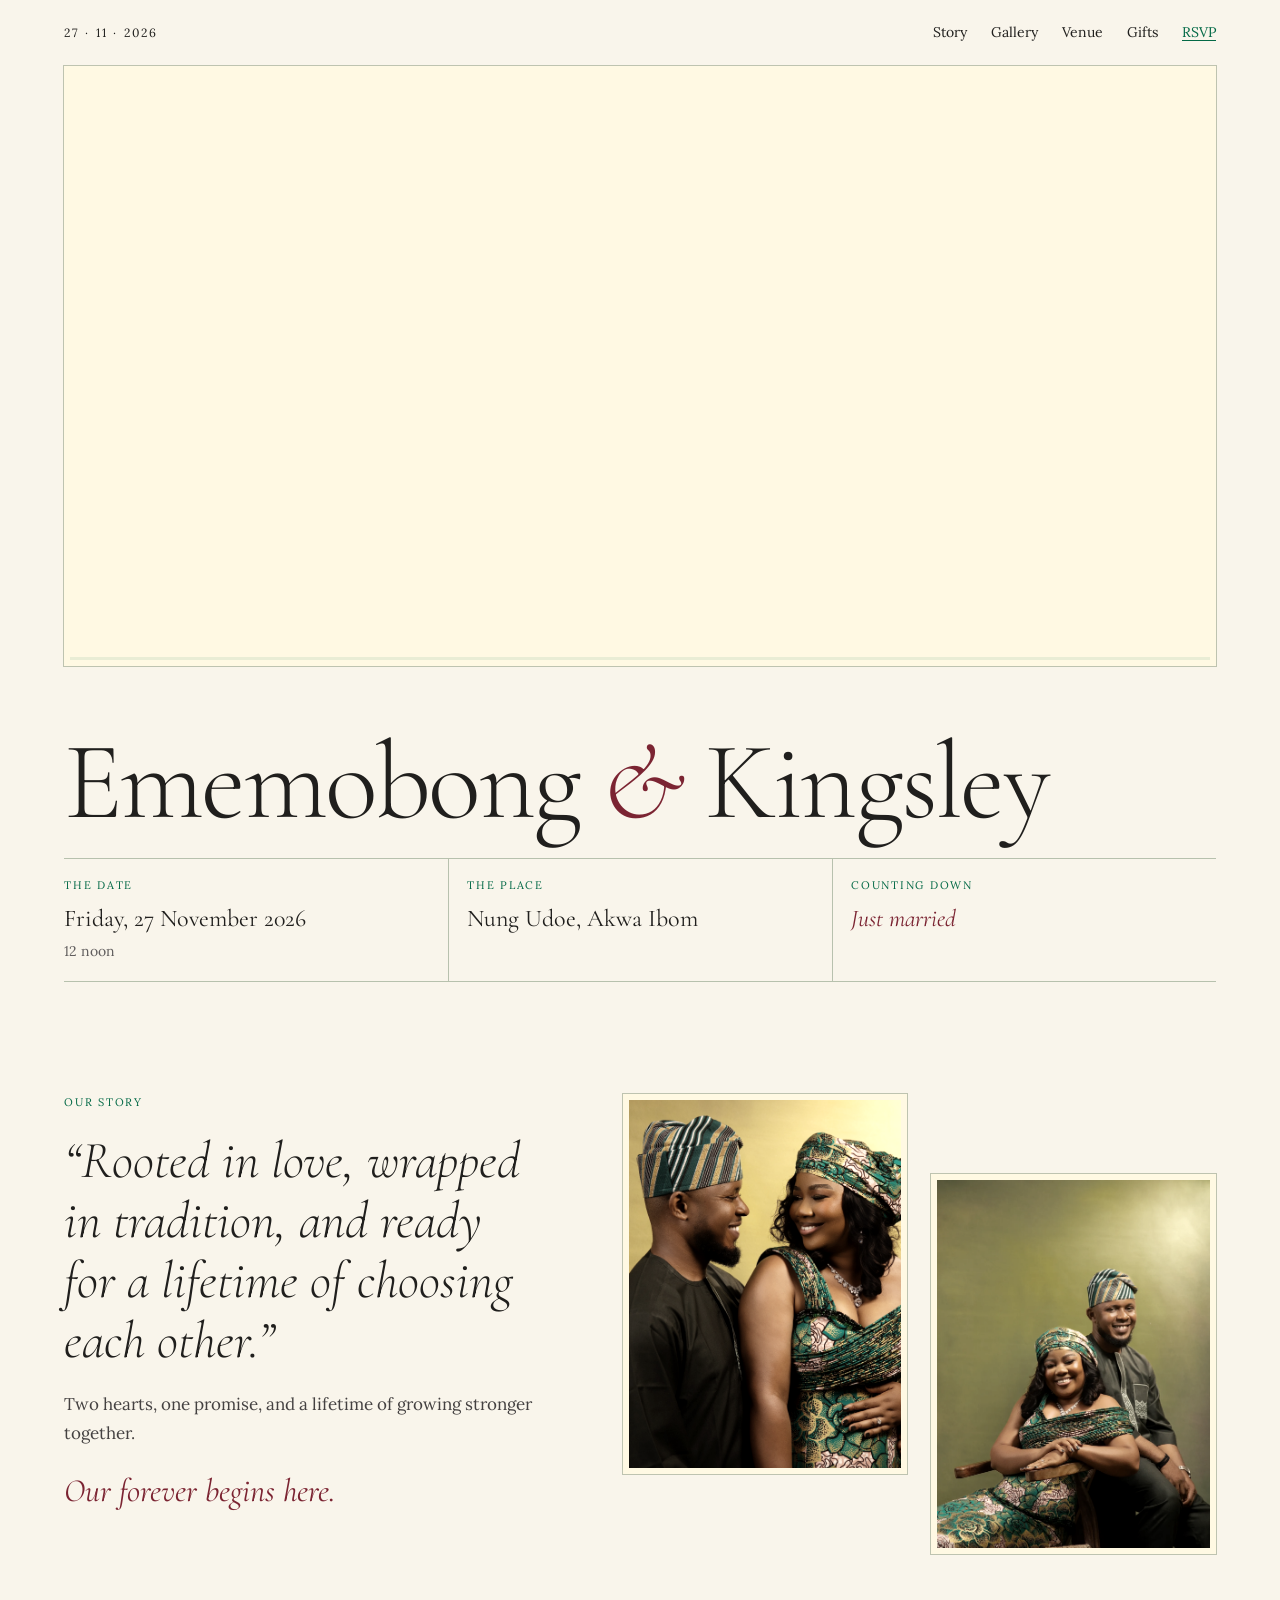
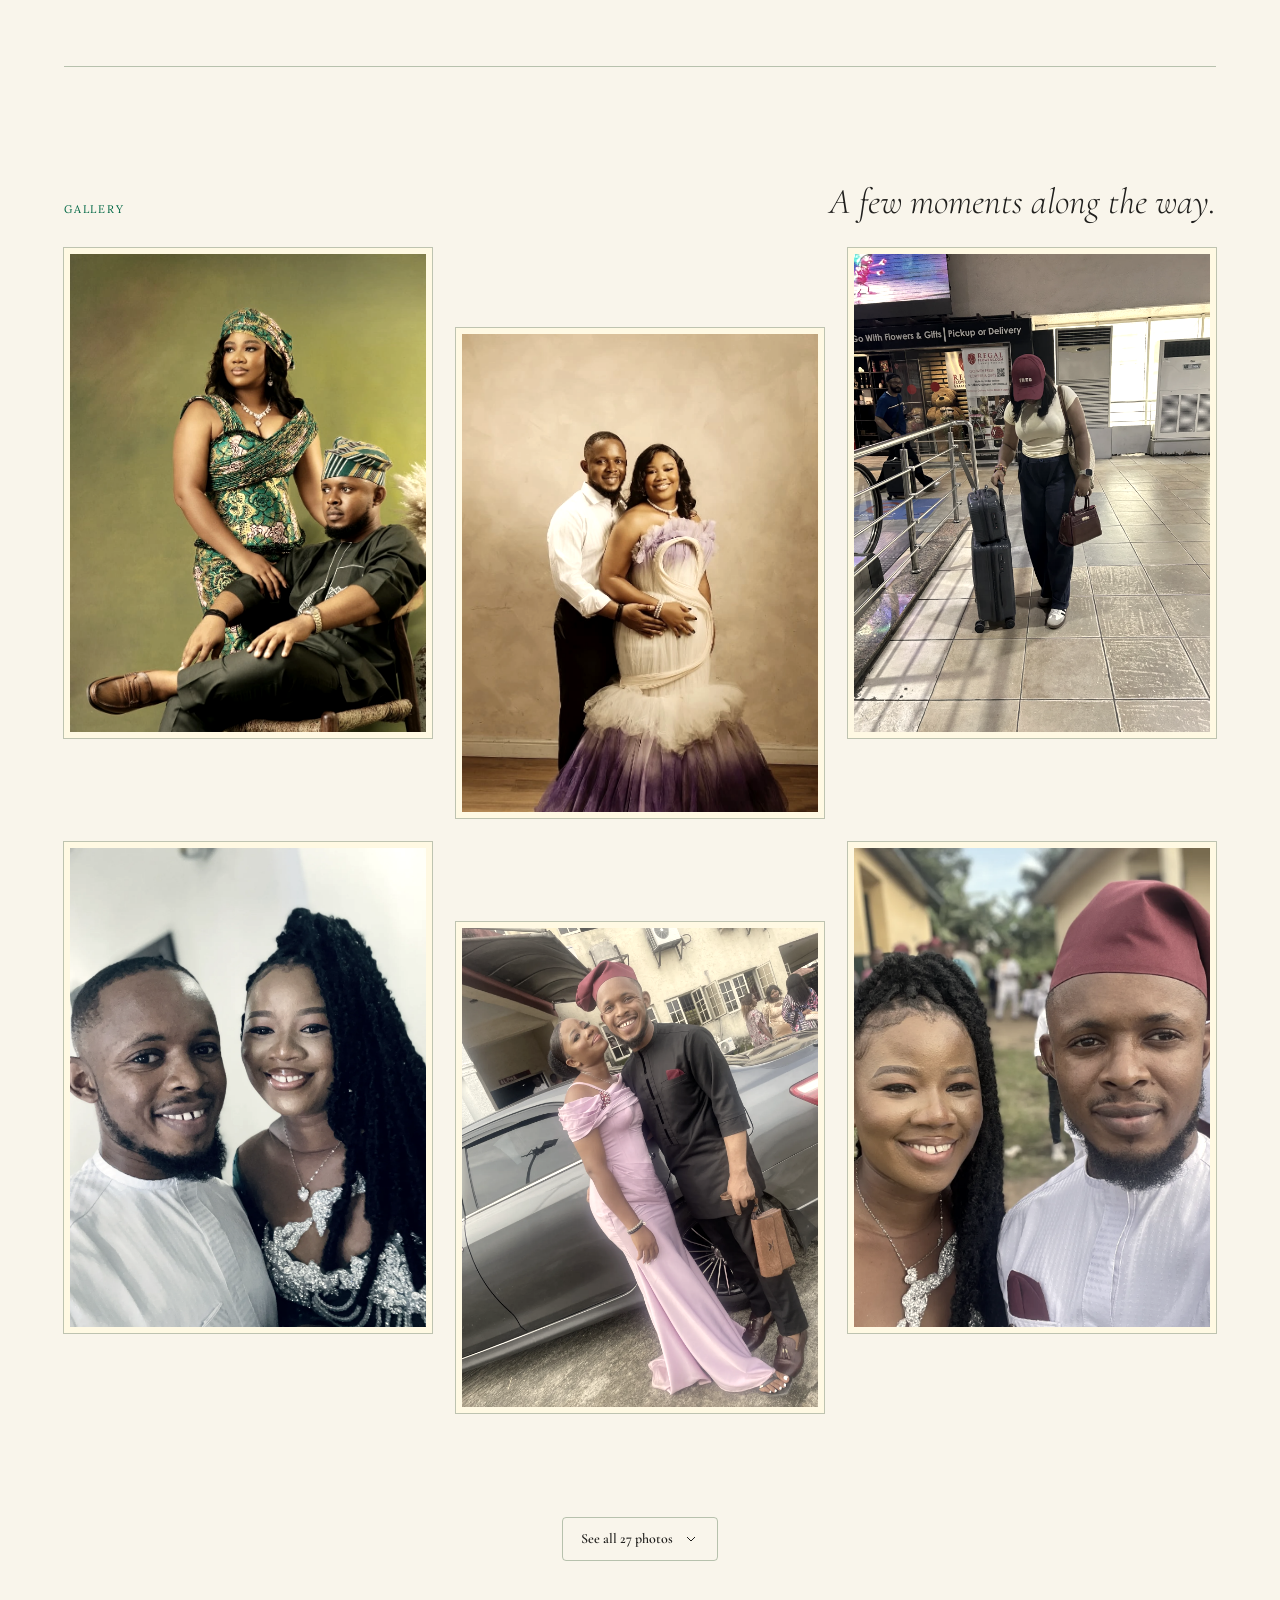
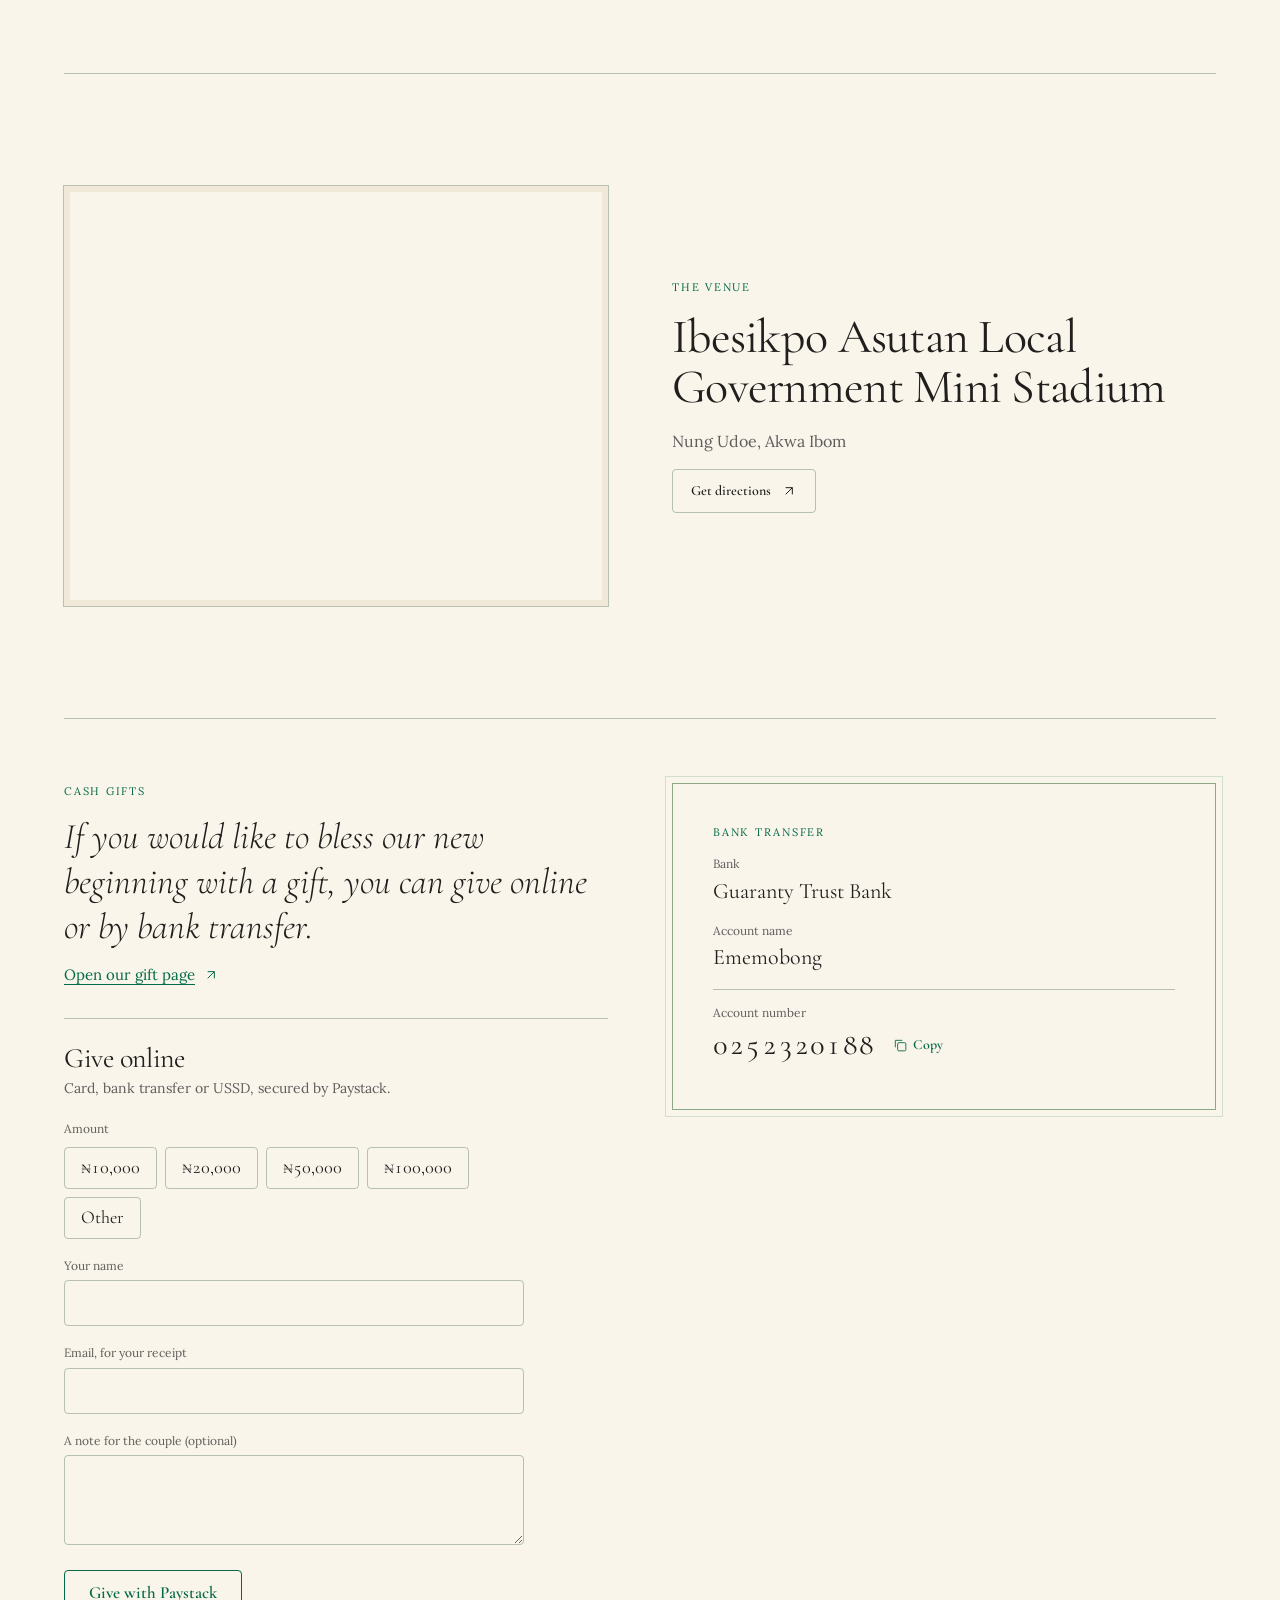
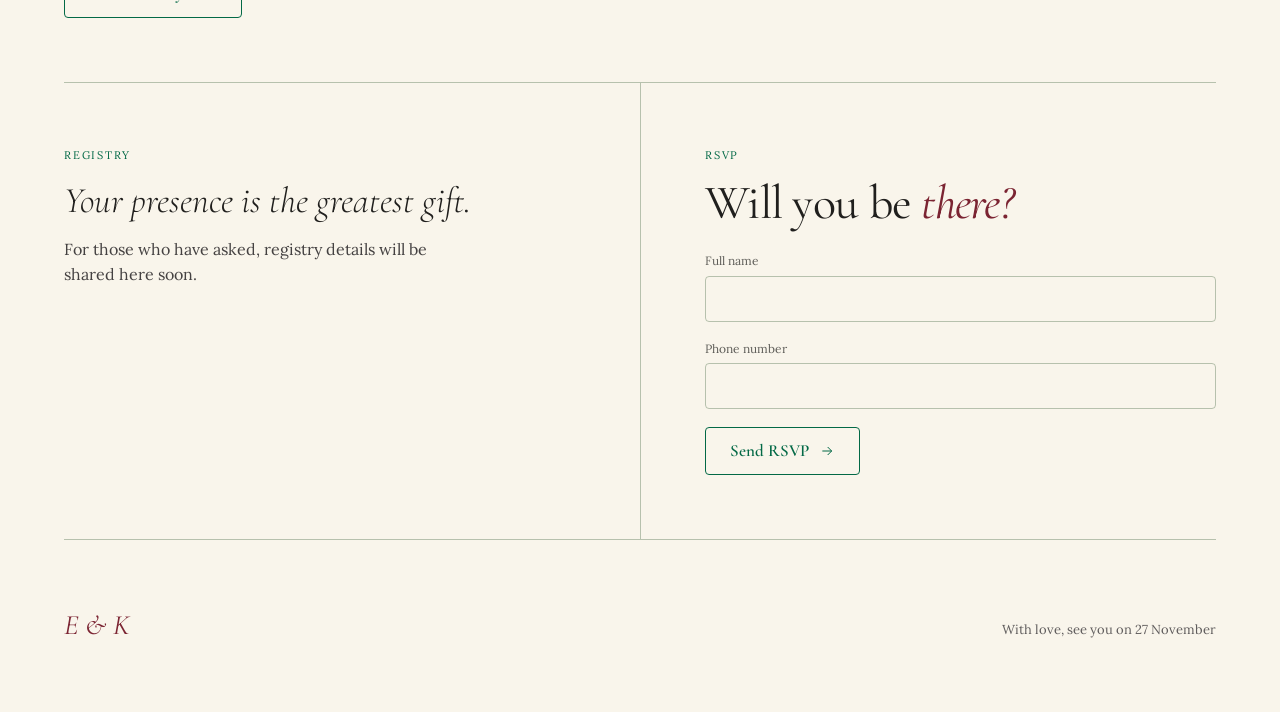
<file: index.html>
<!doctype html>
<html lang="en">
  <head>
    <meta charset="utf-8" />
    <meta name="viewport" content="width=device-width, initial-scale=1" />
    <title>Ememobong &amp; Kingsley · 27 November 2026</title>
    <meta
      name="description"
      content="Ememobong and Kingsley are getting married on Friday, 27 November 2026 in Nung Udoe, Akwa Ibom. Find the venue, gift details and RSVP here."
    />
    <meta property="og:title" content="Ememobong &amp; Kingsley" />
    <meta
      property="og:description"
      content="Friday, 27 November 2026 · Nung Udoe, Akwa Ibom"
    />
    <link rel="canonical" href="https://ememobong-kingsley.vercel.app/" />
    <meta property="og:type" content="website" />
    <meta property="og:url" content="https://ememobong-kingsley.vercel.app/" />
    <meta property="og:image" content="https://ememobong-kingsley.vercel.app/assets/og.jpg" />
    <meta property="og:image:width" content="1200" />
    <meta property="og:image:height" content="630" />
    <meta name="twitter:card" content="summary_large_image" />
    <link rel="preconnect" href="https://fonts.googleapis.com" />
    <link rel="preconnect" href="https://fonts.gstatic.com" crossorigin />
    <link
      rel="stylesheet"
      href="https://fonts.googleapis.com/css2?family=Cormorant+Garamond:ital,wght@0,300;0,400;0,600;1,300;1,400;1,500&family=Lora:wght@400;600&display=swap"
    />
    <link rel="stylesheet" href="css/classical.css" />
    <link rel="stylesheet" href="css/site.css" />
    <script src="js/site.js" defer></script>
  </head>
  <body>
    <nav class="nav" aria-label="Main">
      <div class="nav-date">27 · 11 · 2026</div>
      <div class="nav-links">
        <a href="#story">Story</a>
        <a href="#gallery">Gallery</a>
        <a href="#venue">Venue</a>
        <a href="give.html">Gifts</a>
        <a href="#rsvp" class="nav-rsvp">RSVP</a>
      </div>
    </nav>

    <div class="banner-wrap">
      <div class="plate banner">
        <div class="reel" aria-hidden="true">
          <img
            src="assets/img-4.webp"
            alt=""
            style="object-position: center 38%"
          />
          <img
            src="assets/ek-3.jpg"
            alt=""
            style="object-position: center 35%"
          />
          <img
            src="assets/ek-1.jpg"
            alt=""
            style="object-position: center 32%"
          />
          <img
            src="assets/ek-2.jpg"
            alt=""
            style="object-position: center 30%"
          />
          <div class="reel-bar"><div></div></div>
        </div>
      </div>
    </div>

    <header class="hero">
      <h1>Ememobong <em class="amp">&amp;</em> Kingsley</h1>
      <div class="facts">
        <div class="fact">
          <div class="kicker">The date</div>
          <div class="fact-value">Friday, 27 November 2026</div>
          <div class="fact-sub muted">12 noon</div>
        </div>
        <div class="fact">
          <div class="kicker">The place</div>
          <div class="fact-value">Nung Udoe, Akwa Ibom</div>
        </div>
        <div class="fact">
          <div class="kicker">Counting down</div>
          <div class="fact-value burgundy" data-countdown>Coming soon</div>
        </div>
      </div>
    </header>

    <main>
      <section id="story" class="story">
        <div class="story-text">
          <div class="kicker">Our story</div>
          <p class="story-quote">
            “Rooted in love, wrapped in tradition, and ready for a lifetime of
            choosing each other.”
          </p>
          <p class="story-body">
            Two hearts, one promise, and a lifetime of growing stronger together.
          </p>
          <p class="story-close">Our forever begins here.</p>
        </div>
        <div class="story-photos">
          <img
            src="assets/ek-2.jpg"
            alt="Ememobong and Kingsley"
            class="plate"
            loading="lazy"
          />
          <img
            src="assets/img-4.webp"
            alt="Ememobong seated with Kingsley leaning in beside her"
            class="plate"
            loading="lazy"
          />
        </div>
      </section>

      <!--
        Gallery. To add a photo: put it in assets/ (ideally resized to ~1800px on
        the long side) and copy one <a> line below, changing the file name and alt text.
      -->
      <section id="gallery" class="gallery">
        <div class="gallery-head">
          <div class="kicker">Gallery</div>
          <p class="lead">A few moments along the way.</p>
        </div>
        <div class="gallery-grid" data-gallery>
          <a href="assets/img-1.webp" class="gallery-item"><img src="assets/img-1.webp" alt="Ememobong standing beside Kingsley, who sits on a wooden chair" loading="lazy" class="plate" style="object-position:center 30%" /></a>
          <a href="assets/img-5.webp" class="gallery-item"><img src="assets/img-5.webp" alt="Ememobong smiling over Kingsley's shoulder in an embrace" loading="lazy" class="plate" style="object-position:center 40%" /></a>
          <a href="assets/img-2.webp" class="gallery-item"><img src="assets/img-2.webp" alt="Ememobong with her arms around Kingsley, both smiling" loading="lazy" class="plate" style="object-position:center 25%" /></a>
          <a href="assets/img-6.webp" class="gallery-item"><img src="assets/img-6.webp" alt="Ememobong and Kingsley leaning in close, smiling" loading="lazy" class="plate" style="object-position:center 30%" /></a>
          <a href="assets/img-4.webp" class="gallery-item"><img src="assets/img-4.webp" alt="Ememobong seated with Kingsley leaning in beside her" loading="lazy" class="plate" style="object-position:center 40%" /></a>
          <a href="assets/img-3.webp" class="gallery-item"><img src="assets/img-3.webp" alt="Kingsley holding Ememobong in her white and lilac gown" loading="lazy" class="plate" style="object-position:center 40%" /></a>
          <a href="assets/img-12.webp" class="gallery-item"><img src="assets/img-12.webp" alt="Ememobong and Kingsley side by side, her in the white and lilac gown" loading="lazy" class="plate" style="object-position:center 25%" /></a>
          <a href="assets/img-9.webp" class="gallery-item"><img src="assets/img-9.webp" alt="Kingsley and Ememobong taking a selfie outdoors" loading="lazy" class="plate" style="object-position:center 40%" /></a>
          <a href="assets/img-11.webp" class="gallery-item"><img src="assets/img-11.webp" alt="Kingsley in a white shirt, standing against a studio backdrop" loading="lazy" class="plate" style="object-position:center 30%" /></a>
          <a href="assets/img-14.webp" class="gallery-item"><img src="assets/img-14.webp" alt="Kingsley embracing Ememobong from behind in her white and lilac gown" loading="lazy" class="plate" style="object-position:center 45%" /></a>
          <a href="assets/img-10.webp" class="gallery-item"><img src="assets/img-10.webp" alt="Kingsley and Ememobong seated together at an event" loading="lazy" class="plate" style="object-position:45% center" /></a>
          <a href="assets/img-15.webp" class="gallery-item"><img src="assets/img-15.webp" alt="Kingsley in a purple cap, with Ememobong standing behind him" loading="lazy" class="plate" style="object-position:center 40%" /></a>
          <a href="assets/img-13.webp" class="gallery-item"><img src="assets/img-13.webp" alt="Kingsley holding Ememobong close as she smiles, her in the white and lilac gown" loading="lazy" class="plate" style="object-position:center 35%" /></a>
          <a href="assets/img-20.webp" class="gallery-item"><img src="assets/img-20.webp" alt="Posing together beside a car, her in a lilac gown" loading="lazy" class="plate" style="object-position:center 30%" /></a>
          <a href="assets/img-16.webp" class="gallery-item"><img src="assets/img-16.webp" alt="An indoor selfie together" loading="lazy" class="plate" style="object-position:center 35%" /></a>
          <a href="assets/img-23.webp" class="gallery-item"><img src="assets/img-23.webp" alt="Standing together outside a house, her in green lace and him in white" loading="lazy" class="plate" style="object-position:center 40%" /></a>
          <a href="assets/img-17.webp" class="gallery-item"><img src="assets/img-17.webp" alt="A selfie together under red and green lights" loading="lazy" class="plate" style="object-position:center 50%" /></a>
          <a href="assets/img-21.webp" class="gallery-item"><img src="assets/img-21.webp" alt="A selfie together at an outdoor gathering" loading="lazy" class="plate" style="object-position:55% center" /></a>
          <a href="assets/img-24.webp" class="gallery-item"><img src="assets/img-24.webp" alt="Smiling together at an evening event" loading="lazy" class="plate" style="object-position:center 40%" /></a>
          <a href="assets/img-19.webp" class="gallery-item"><img src="assets/img-19.webp" alt="Celebrating with a gift box under neon lights" loading="lazy" class="plate" style="object-position:center 50%" /></a>
          <a href="assets/img-25.webp" class="gallery-item"><img src="assets/img-25.webp" alt="A mirror photo in a green lace gown, with him in white behind her" loading="lazy" class="plate" style="object-position:center 50%" /></a>
          <a href="assets/img-28.webp" class="gallery-item"><img src="assets/img-28.webp" alt="A selfie together on the street" loading="lazy" class="plate" style="object-position:center 35%" /></a>
          <a href="assets/img-26.webp" class="gallery-item"><img src="assets/img-26.webp" alt="Standing together in front of a welcome backdrop at an event" loading="lazy" class="plate" style="object-position:center 40%" /></a>
          <a href="assets/img-30.webp" class="gallery-item"><img src="assets/img-30.webp" alt="A selfie on the airport tarmac at night, with her walking behind with a suitcase" loading="lazy" class="plate" style="object-position:center 45%" /></a>
          <a href="assets/img-29.webp" class="gallery-item"><img src="assets/img-29.webp" alt="A selfie together at an evening outing" loading="lazy" class="plate" style="object-position:center 35%" /></a>
          <a href="assets/img-31.webp" class="gallery-item"><img src="assets/img-31.webp" alt="Walking through an airport terminal with a suitcase" loading="lazy" class="plate" style="object-position:center 45%" /></a>
          <a href="assets/img-27.webp" class="gallery-item"><img src="assets/img-27.webp" alt="Smiling together in front of a welcome backdrop" loading="lazy" class="plate" style="object-position:center 40%" /></a>
        </div>
        <div class="gallery-more" data-gallery-more hidden>
          <button type="button" class="btn btn-secondary btn-md" data-gallery-toggle aria-expanded="false">
            <span data-gallery-toggle-label>See all photos</span>
            <svg width="16" height="16" viewBox="0 0 24 24" fill="none" stroke="currentColor" stroke-width="1.5" aria-hidden="true"><path d="M6 9l6 6 6-6" /></svg>
          </button>
        </div>
      </section>

      <dialog class="lightbox" data-lightbox aria-label="Photo viewer">
        <figure class="lightbox-figure">
          <img data-lightbox-img alt="" />
        </figure>
        <div class="lightbox-bar">
          <span class="lightbox-count" data-lightbox-count></span>
          <div class="lightbox-actions">
            <button type="button" class="lightbox-btn" data-lightbox-prev aria-label="Previous photo">
              <svg width="20" height="20" viewBox="0 0 24 24" fill="none" stroke="currentColor" stroke-width="1.5" aria-hidden="true"><path d="M19 12H5M11 6l-6 6 6 6"/></svg>
            </button>
            <button type="button" class="lightbox-btn" data-lightbox-next aria-label="Next photo">
              <svg width="20" height="20" viewBox="0 0 24 24" fill="none" stroke="currentColor" stroke-width="1.5" aria-hidden="true"><path d="M5 12h14M13 6l6 6-6 6"/></svg>
            </button>
            <button type="button" class="lightbox-btn" data-lightbox-close aria-label="Close" autofocus>
              <svg width="20" height="20" viewBox="0 0 24 24" fill="none" stroke="currentColor" stroke-width="1.5" aria-hidden="true"><path d="M6 6l12 12M18 6 6 18"/></svg>
            </button>
          </div>
        </div>
      </dialog>

      <section id="venue" class="ruled venue">
        <div class="plate map">
          <iframe
            title="Map to Ibesikpo Asutan Local Government Mini Stadium"
            src="https://maps.google.com/maps?q=Ibesikpo%20Asutan%20Local%20Government%20Mini%20Stadium%2C%20Nung%20Udoe%2C%20Akwa%20Ibom&amp;output=embed"
            loading="lazy"
          ></iframe>
        </div>
        <div class="venue-text">
          <div class="kicker">The venue</div>
          <h2 class="section-title">
            Ibesikpo Asutan Local Government Mini Stadium
          </h2>
          <div class="muted" style="font-size: 16px">Nung Udoe, Akwa Ibom</div>
          <div>
            <a
              class="btn btn-secondary btn-md"
              target="_blank"
              rel="noopener"
              href="https://www.google.com/maps/search/?api=1&amp;query=Ibesikpo%20Asutan%20Local%20Government%20Mini%20Stadium%2C%20Nung%20Udoe%2C%20Akwa%20Ibom"
            >
              Get directions
              <svg
                width="16"
                height="16"
                viewBox="0 0 24 24"
                fill="none"
                stroke="currentColor"
                stroke-width="1.5"
                aria-hidden="true"
              >
                <path d="M7 17 17 7M7 7h10v10" />
              </svg>
            </a>
          </div>
        </div>
      </section>

      <section id="gifts" class="ruled gifts">
        <div class="gifts-intro">
          <div class="kicker">Cash gifts</div>
          <p class="lead" data-give-lead>
            If you would like to bless our new beginning with a gift, you can
            send it to the account below.
          </p>
          <a class="gift-page-link" href="give.html">
            Open our gift page
            <svg width="16" height="16" viewBox="0 0 24 24" fill="none" stroke="currentColor" stroke-width="1.5" aria-hidden="true"><path d="M7 17 17 7M7 7h10v10" /></svg>
          </a>

          <!-- Online giving with Paystack. Shown only when a public key is set in js/site.js. -->
          <div class="give" data-give hidden>
            <div data-give-form>
              <h3 class="give-title">Give online</h3>
              <p class="give-sub muted">
                Card, bank transfer or USSD, secured by Paystack.
              </p>
              <form novalidate>
                <fieldset class="amounts">
                  <legend>Amount</legend>
                  <label class="amount-opt"><input type="radio" name="preset" value="10000" /><span>₦10,000</span></label>
                  <label class="amount-opt"><input type="radio" name="preset" value="20000" /><span>₦20,000</span></label>
                  <label class="amount-opt"><input type="radio" name="preset" value="50000" /><span>₦50,000</span></label>
                  <label class="amount-opt"><input type="radio" name="preset" value="100000" /><span>₦100,000</span></label>
                  <label class="amount-opt"><input type="radio" name="preset" value="other" /><span>Other</span></label>
                </fieldset>
                <div class="field" data-give-custom hidden>
                  <label for="give-amount">Amount in naira</label>
                  <div class="naira-input">
                    <span aria-hidden="true">₦</span>
                    <input id="give-amount" class="input" name="amount" inputmode="numeric" autocomplete="off" placeholder="e.g. 15,000" />
                  </div>
                </div>
                <div class="field">
                  <label for="give-name">Your name</label>
                  <input id="give-name" class="input" name="name" autocomplete="name" />
                </div>
                <div class="field">
                  <label for="give-email">Email, for your receipt</label>
                  <input id="give-email" class="input" name="email" type="email" autocomplete="email" />
                </div>
                <div class="field">
                  <label for="give-note">A note for the couple (optional)</label>
                  <textarea id="give-note" class="input" name="note" rows="3" maxlength="500"></textarea>
                </div>
                <div class="form-error" role="alert" data-give-error hidden></div>
                <div>
                  <button type="submit" class="btn btn-primary btn-lg" data-give-submit>
                    Give with Paystack
                  </button>
                </div>
              </form>
            </div>

            <div data-give-thanks hidden>
              <h3 class="give-title">Thank you, <span class="burgundy" data-give-name></span>.</h3>
              <p class="thanks-body">
                Your gift of <strong data-give-amount></strong> has been received.
                Paystack will email your receipt. We are so grateful.
              </p>
              <button type="button" class="btn btn-ghost" data-give-again>Give again</button>
            </div>
          </div>
        </div>
        <div class="framed">
          <div class="kicker">Bank transfer</div>
          <div>
            <div class="label">Bank</div>
            <div class="value">Guaranty Trust Bank</div>
          </div>
          <div>
            <div class="label">Account name</div>
            <div class="value">Ememobong</div>
          </div>
          <div class="acct">
            <div class="label">Account number</div>
            <div class="acct-row">
              <span class="acct-no" data-acct>0252320188</span>
              <button
                type="button"
                class="btn btn-ghost"
                data-copy
                style="gap: 6px"
              >
                <svg
                  width="14"
                  height="14"
                  viewBox="0 0 24 24"
                  fill="none"
                  stroke="currentColor"
                  stroke-width="1.5"
                  aria-hidden="true"
                >
                  <rect x="8" y="8" width="14" height="14" rx="2" />
                  <path d="M4 16V4h12" />
                </svg>
                <span data-copy-label>Copy</span>
              </button>
            </div>
          </div>
        </div>
      </section>

      <section class="ruled closing">
        <div id="registry" class="registry">
          <div class="kicker">Registry</div>
          <p class="lead">Your presence is the greatest gift.</p>
          <p class="body">
            For those who have asked, registry details will be shared here soon.
          </p>
        </div>

        <div id="rsvp" class="rsvp">
          <div class="kicker">RSVP</div>

          <div data-rsvp-form>
            <h2 class="section-title" style="margin-bottom: 24px">
              Will you be <span class="burgundy">there?</span>
            </h2>
            <form novalidate>
              <div class="field">
                <label for="rsvp-name">Full name</label
                ><input
                  id="rsvp-name"
                  class="input"
                  name="name"
                  autocomplete="name"
                />
              </div>
              <div class="field">
                <label for="rsvp-phone">Phone number</label
                ><input
                  id="rsvp-phone"
                  class="input"
                  name="phone"
                  type="tel"
                  autocomplete="tel"
                />
              </div>
              <!-- Honeypot: hidden from people, bots fill it in. Leave empty. -->
              <div class="hp" aria-hidden="true">
                <label for="rsvp-website">Website</label
                ><input
                  id="rsvp-website"
                  name="website"
                  type="text"
                  tabindex="-1"
                  autocomplete="off"
                />
              </div>
              <div class="form-error" role="alert" data-rsvp-error hidden></div>
              <div>
                <button type="submit" class="btn btn-primary btn-lg">
                  Send RSVP
                  <svg
                    width="16"
                    height="16"
                    viewBox="0 0 24 24"
                    fill="none"
                    stroke="currentColor"
                    stroke-width="1.5"
                    aria-hidden="true"
                  >
                    <path d="M5 12h14M13 6l6 6-6 6" />
                  </svg>
                </button>
              </div>
            </form>
          </div>

          <div data-rsvp-thanks hidden>
            <h2 class="section-title" style="margin-bottom: 8px">
              Thank you, <span class="burgundy" data-rsvp-name></span>.
            </h2>
            <p class="thanks-body">
              We can't wait to celebrate with you on 27 November.
            </p>
            <button type="button" class="btn btn-ghost" data-rsvp-reset>
              Change response
            </button>
          </div>
        </div>
      </section>
    </main>

    <footer class="footer">
      <span class="footer-mark">E &amp; K</span>
      <span class="footer-note">With love, see you on 27 November</span>
    </footer>
  </body>
</html>
</file>
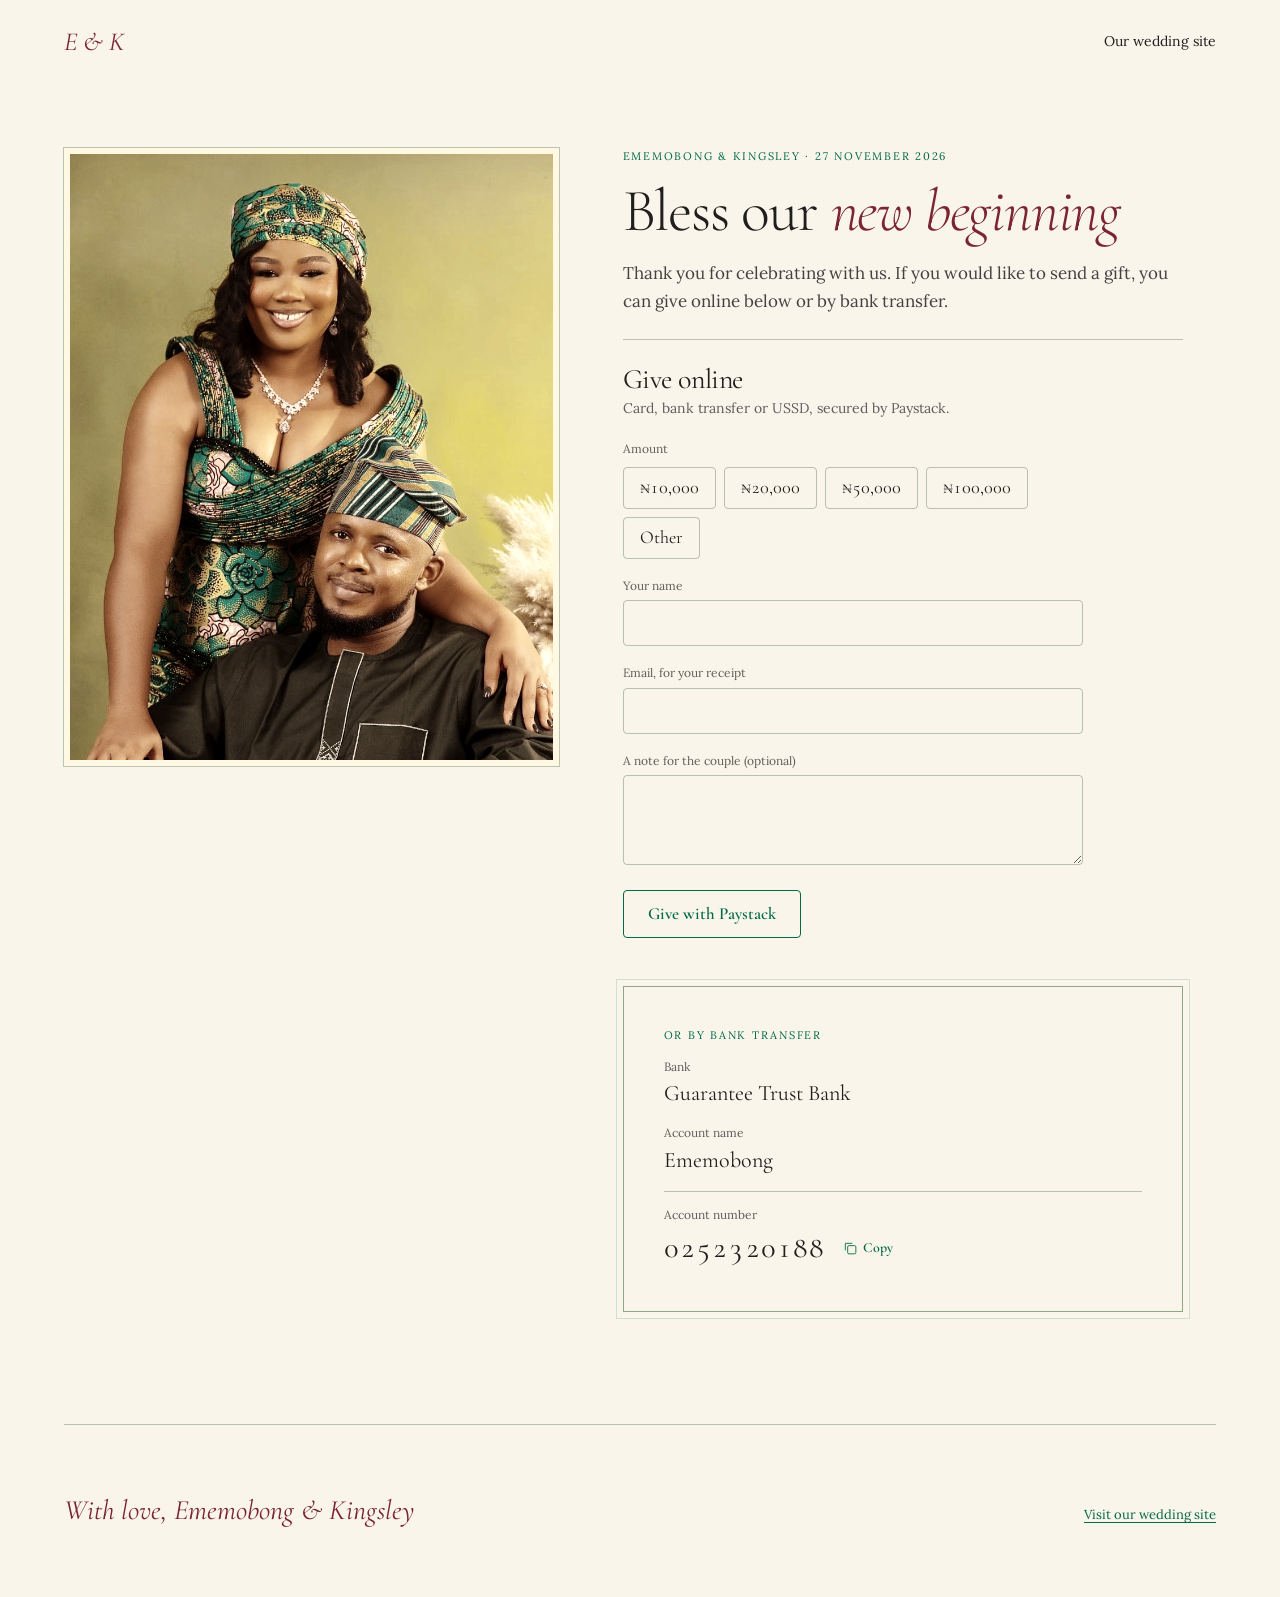
<file: give.html>
<!doctype html>
<html lang="en">
  <head>
    <meta charset="utf-8" />
    <meta name="viewport" content="width=device-width, initial-scale=1" />
    <title>Give a gift · Ememobong &amp; Kingsley</title>
    <meta
      name="description"
      content="Send a wedding gift to Ememobong and Kingsley online with Paystack or by bank transfer."
    />
    <meta property="og:title" content="Give a gift · Ememobong &amp; Kingsley" />
    <meta property="og:description" content="Bless our new beginning · 27 November 2026" />
    <link rel="canonical" href="https://ememobong-kingsley.vercel.app/give" />
    <meta property="og:type" content="website" />
    <meta property="og:url" content="https://ememobong-kingsley.vercel.app/give" />
    <meta property="og:image" content="https://ememobong-kingsley.vercel.app/assets/og.jpg" />
    <meta property="og:image:width" content="1200" />
    <meta property="og:image:height" content="630" />
    <meta name="twitter:card" content="summary_large_image" />
    <link rel="preconnect" href="https://fonts.googleapis.com" />
    <link rel="preconnect" href="https://fonts.gstatic.com" crossorigin />
    <link
      rel="stylesheet"
      href="https://fonts.googleapis.com/css2?family=Cormorant+Garamond:ital,wght@0,300;0,400;0,600;1,300;1,400;1,500&family=Lora:wght@400;600&display=swap"
    />
    <link rel="stylesheet" href="css/classical.css" />
    <link rel="stylesheet" href="css/site.css" />
    <script src="js/site.js" defer></script>
  </head>
  <body class="give-page">
    <nav class="nav" aria-label="Main">
      <a href="./" class="gp-mark">E &amp; K</a>
      <div class="nav-links">
        <a href="./">Our wedding site</a>
      </div>
    </nav>

    <main class="gp">
      <div class="gp-photo plate">
        <img
          src="assets/img-2.webp"
          alt="Ememobong with her arms around Kingsley, both smiling"
        />
      </div>

      <div class="gp-body">
        <div class="kicker">Ememobong &amp; Kingsley · 27 November 2026</div>
        <h1 class="gp-title">Bless our <em class="amp">new beginning</em></h1>
        <p class="gp-intro">
          Thank you for celebrating with us. If you would like to send a gift,
          you can give online below or by bank transfer.
        </p>

        <!-- Same Paystack form as the main page; js/site.js drives both. -->
        <div class="give" data-give hidden>
          <div data-give-form>
            <h2 class="give-title">Give online</h2>
            <p class="give-sub muted">
              Card, bank transfer or USSD, secured by Paystack.
            </p>
            <form novalidate>
              <fieldset class="amounts">
                <legend>Amount</legend>
                <label class="amount-opt"><input type="radio" name="preset" value="10000" /><span>₦10,000</span></label>
                <label class="amount-opt"><input type="radio" name="preset" value="20000" /><span>₦20,000</span></label>
                <label class="amount-opt"><input type="radio" name="preset" value="50000" /><span>₦50,000</span></label>
                <label class="amount-opt"><input type="radio" name="preset" value="100000" /><span>₦100,000</span></label>
                <label class="amount-opt"><input type="radio" name="preset" value="other" /><span>Other</span></label>
              </fieldset>
              <div class="field" data-give-custom hidden>
                <label for="give-amount">Amount in naira</label>
                <div class="naira-input">
                  <span aria-hidden="true">₦</span>
                  <input id="give-amount" class="input" name="amount" inputmode="numeric" autocomplete="off" placeholder="e.g. 15,000" />
                </div>
              </div>
              <div class="field">
                <label for="give-name">Your name</label>
                <input id="give-name" class="input" name="name" autocomplete="name" />
              </div>
              <div class="field">
                <label for="give-email">Email, for your receipt</label>
                <input id="give-email" class="input" name="email" type="email" autocomplete="email" />
              </div>
              <div class="field">
                <label for="give-note">A note for the couple (optional)</label>
                <textarea id="give-note" class="input" name="note" rows="3" maxlength="500"></textarea>
              </div>
              <div class="form-error" role="alert" data-give-error hidden></div>
              <div>
                <button type="submit" class="btn btn-primary btn-lg" data-give-submit>
                  Give with Paystack
                </button>
              </div>
            </form>
          </div>

          <div data-give-thanks hidden>
            <h2 class="give-title">Thank you, <span class="burgundy" data-give-name></span>.</h2>
            <p class="thanks-body">
              Your gift of <strong data-give-amount></strong> has been received.
              Paystack will email your receipt. We are so grateful.
            </p>
            <button type="button" class="btn btn-ghost" data-give-again>Give again</button>
          </div>
        </div>

        <div class="framed gp-bank">
          <div class="kicker">Or by bank transfer</div>
          <div>
            <div class="label">Bank</div>
            <div class="value">Guarantee Trust Bank</div>
          </div>
          <div>
            <div class="label">Account name</div>
            <div class="value">Ememobong</div>
          </div>
          <div class="acct">
            <div class="label">Account number</div>
            <div class="acct-row">
              <span class="acct-no" data-acct>0252320188</span>
              <button type="button" class="btn btn-ghost" data-copy style="gap: 6px">
                <svg width="14" height="14" viewBox="0 0 24 24" fill="none" stroke="currentColor" stroke-width="1.5" aria-hidden="true">
                  <rect x="8" y="8" width="14" height="14" rx="2" />
                  <path d="M4 16V4h12" />
                </svg>
                <span data-copy-label>Copy</span>
              </button>
            </div>
          </div>
        </div>
      </div>
    </main>

    <footer class="footer">
      <span class="footer-mark">With love, Ememobong &amp; Kingsley</span>
      <a class="footer-note" href="./">Visit our wedding site</a>
    </footer>
  </body>
</html>
</file>
<file: css/classical.css>
/* Classical — design-system tokens and component classes (imported from the Claude Design project).
   Fonts are loaded from index.html. Only the parts this site uses are kept. */

:root {
  --color-bg: #f3f2f2;
  --color-surface: #eae9e9;
  --color-text: #201f1d;
  --color-accent: #b68235;
  --color-divider: color-mix(in srgb, #201f1d 16%, transparent);

  --color-neutral-100: #f8f4f4;
  --color-neutral-200: #eae7e7;
  --color-neutral-300: #d7d3d3;
  --color-neutral-400: #bab6b6;
  --color-neutral-500: #9b9797;
  --color-neutral-600: #7d7979;
  --color-neutral-700: #605d5d;
  --color-neutral-800: #444141;
  --color-neutral-900: #2d2b2b;

  --font-heading: "Cormorant Garamond", Georgia, serif;
  --font-heading-weight: 600;
  --font-body: "Lora", Georgia, serif;

  --space-1: 4.6px;
  --space-2: 9.2px;
  --space-3: 13.8px;
  --space-4: 18.4px;

  --radius-md: 4px;
}

*, *::before, *::after { box-sizing: border-box; }
body {
  margin: 0; font-size: 15px; line-height: 1.55; font-weight: 400;
  background: var(--color-bg); color: var(--color-text); font-family: var(--font-body);
}
h1, h2, h3, h4, h5, h6 {
  font-family: var(--font-heading); font-weight: var(--font-heading-weight);
  line-height: 1.12; letter-spacing: -0.015em; margin: 0 0 var(--space-2);
}
p { margin: 0 0 var(--space-3); }
a { color: var(--color-accent); text-underline-offset: 3px; }
img { display: block; max-width: 100%; }
figure { margin: 0; }
:focus { outline: none; }
:focus-visible { outline: 2px solid var(--color-accent); outline-offset: 2px; }
::selection { background: color-mix(in srgb, var(--color-accent) 30%, transparent); }

.plate {
  filter: sepia(0.22) saturate(0.82) contrast(1.05);
  border: 6px solid var(--color-surface); outline: 1px solid var(--color-divider);
}

/* — buttons — */
.btn {
  display: inline-flex; align-items: center; justify-content: center; gap: 6px;
  cursor: pointer; text-decoration: none;
  font-family: var(--font-heading); font-weight: var(--font-heading-weight);
  font-size: 14px; line-height: 1.2; color: var(--color-text);
  background: transparent; border: 1px solid transparent;
  padding: var(--space-2) calc(var(--space-3) * 1.2);
  border-radius: var(--radius-md);
}
.btn svg { display: block; }
.btn:disabled { opacity: 0.45; cursor: not-allowed; }
.btn-primary { color: var(--color-accent); border-color: var(--color-accent); }
.btn-primary:hover { background: color-mix(in srgb, var(--color-accent) 12%, transparent); }
.btn-primary:active { background: color-mix(in srgb, var(--color-accent) 22%, transparent); }
.btn-secondary { border-color: var(--color-divider); }
.btn-secondary:hover { background: color-mix(in srgb, var(--color-text) 7%, transparent); }
.btn-secondary:active { background: color-mix(in srgb, var(--color-text) 14%, transparent); }
.btn-ghost { color: var(--color-accent); padding-inline: var(--space-1); }
.btn-ghost:hover { background: color-mix(in srgb, var(--color-accent) 10%, transparent); }
.btn-ghost:active { background: color-mix(in srgb, var(--color-accent) 18%, transparent); }

/* — forms — */
.field > label {
  display: block; font-size: 12px; margin-bottom: 5px;
  color: color-mix(in srgb, var(--color-text) 70%, transparent);
}
.input {
  width: 100%; min-height: 36px; padding: 6px 10px; font: inherit;
  font-size: 14px; color: var(--color-text); caret-color: var(--color-accent);
  background: transparent;
  border: 1px solid var(--color-divider); border-radius: var(--radius-md);
}
.input:hover { border-color: color-mix(in srgb, var(--color-text) 45%, transparent); }
.input:focus-visible { border-color: var(--color-accent); outline-offset: 0; }
</file>
<file: css/site.css>
/* Wedding palette and layout — "journal" layout from Wedding Site v2. */

:root {
  --color-bg: oklch(0.97 0.014 85);
  --color-surface: oklch(0.935 0.022 85);
  --color-accent: oklch(0.46 0.10 162);
  --color-divider: oklch(0.62 0.05 140 / 0.5);
  --ek-burgundy: oklch(0.40 0.12 15);
  --ek-sage: oklch(0.70 0.055 140);
  --ek-sage-200: oklch(0.89 0.03 140);

  /* Wide-screen sizing; the media query below swaps in the narrow values. */
  --pad: 64px;
  --pad-big: 112px;
  --pad-mid: 64px;
  --gap: 64px;
  --gap-sm: 24px;
  --box-pad: 40px;
  --name-size: 8.6vw;
  --lead-size: 36px;
  --quote-size: 52px;
  --h2-size: 48px;
  --map-h: 420px;
  --banner-h: 600px;
  --stagger: 80px;
}

@media (max-width: 759px) {
  :root {
    --pad: 22px;
    --pad-big: 56px;
    --pad-mid: 40px;
    --gap: 28px;
    --gap-sm: 14px;
    --box-pad: 24px;
    --name-size: 15vw;
    --lead-size: 26px;
    --quote-size: 34px;
    --h2-size: 34px;
    --map-h: 280px;
    --banner-h: 440px;
    --stagger: 32px;
  }
}

html { scroll-behavior: smooth; }
body { background: var(--color-bg); }
a { color: var(--color-accent); }
a:hover { color: var(--ek-burgundy); }
em.amp, .burgundy { font-style: italic; color: var(--ek-burgundy); }

.kicker {
  font-size: 11px; letter-spacing: 0.16em; text-transform: uppercase;
  color: var(--color-accent);
}
.lead {
  margin: 0; font-family: var(--font-heading); font-style: italic; font-weight: 300;
  font-size: var(--lead-size); line-height: 1.25;
}
.muted { color: var(--color-neutral-700); }
.section-title { margin: 0; font-size: var(--h2-size); font-weight: 400; line-height: 1.05; }

/* — nav — */
.nav {
  display: flex; flex-wrap: wrap; align-items: center; gap: 12px 28px;
  padding: 22px var(--pad);
}
.nav-date {
  font-size: 12px; letter-spacing: 0.18em; text-transform: uppercase; margin-right: auto;
}
.nav-links { display: flex; flex-wrap: wrap; gap: 8px 24px; font-size: 14px; }
.nav-links a { text-decoration: none; color: var(--color-text); }
.nav-links a:hover { color: var(--ek-burgundy); }
.nav-links a.nav-rsvp { color: var(--color-accent); text-decoration: underline; }

/* — photo reel — */
.banner-wrap { padding: 0 var(--pad); }
.banner { position: relative; height: var(--banner-h); overflow: hidden; }
.reel { position: absolute; inset: 0; background: var(--color-surface); overflow: hidden; }
.reel img {
  position: absolute; inset: 0; width: 100%; height: 100%; object-fit: cover;
  opacity: 0; animation: ekFade 24s linear infinite; will-change: opacity, transform;
}
.reel img:nth-child(2) { animation-delay: 6s; }
.reel img:nth-child(3) { animation-delay: 12s; }
.reel img:nth-child(4) { animation-delay: 18s; }
.reel-bar {
  position: absolute; left: 0; right: 0; bottom: 0; height: 3px; z-index: 2;
  background: rgba(255, 255, 255, 0.35);
}
.reel-bar > div { height: 100%; background: var(--ek-sage-200); animation: ekBar 6s linear infinite; }

@keyframes ekFade {
  0% { opacity: 0; transform: scale(1.1); }
  4% { opacity: 1; }
  25% { opacity: 1; }
  29% { opacity: 0; transform: scale(1); }
  100% { opacity: 0; transform: scale(1); }
}
@keyframes ekBar { 0% { width: 0; } 100% { width: 100%; } }

@media (prefers-reduced-motion: reduce) {
  .reel img { animation: none; }
  .reel img:first-child { opacity: 1; }
  .reel-bar { display: none; }
}

/* — header — */
.hero { padding: var(--pad-mid) var(--pad) 0; }
.hero h1 {
  margin: 0; font-size: var(--name-size); line-height: 0.95; font-weight: 300; letter-spacing: -0.025em;
}
.facts {
  margin-top: var(--gap-sm);
  display: grid; grid-template-columns: repeat(auto-fit, minmax(min(100%, 200px), 1fr));
  border-top: 1px solid var(--color-divider); border-bottom: 1px solid var(--color-divider);
}
.fact { padding: 18px 18px 18px 0; }
.fact + .fact { border-left: 1px solid var(--color-divider); padding-left: 18px; }
.fact:last-child { padding-right: 0; }
.fact .kicker { margin-bottom: 6px; }
.fact-value { font-family: var(--font-heading); font-size: 24px; }
.fact-sub { font-size: 14px; margin-top: 4px; }

/* — story — */
.story {
  padding: var(--pad-big) var(--pad);
  display: grid; grid-template-columns: minmax(0, 5fr) minmax(0, 6fr);
  gap: var(--gap); align-items: start;
}
.story-text { display: flex; flex-direction: column; gap: 20px; }
.story-quote {
  margin: 0; font-family: var(--font-heading); font-style: italic; font-weight: 300;
  font-size: var(--quote-size); line-height: 1.15; text-wrap: pretty;
}
.story-body { margin: 0; font-size: 17px; line-height: 1.7; max-width: 30em; color: var(--color-neutral-800); }
.story-close {
  margin: 4px 0 0; font-family: var(--font-heading); font-style: italic; font-weight: 400;
  font-size: calc(var(--lead-size) * 0.9); line-height: 1.2; color: var(--ek-burgundy);
}
.story-photos { display: grid; grid-template-columns: repeat(2, minmax(0, 1fr)); gap: var(--gap-sm); }
.story-photos img { width: 100%; aspect-ratio: 3 / 4; object-fit: cover; object-position: center 30%; }
.story-photos img:nth-child(2) { margin-top: var(--stagger); }

/* — ruled sections — */
.ruled {
  margin: 0 var(--pad); border-top: 1px solid var(--color-divider);
  display: grid; grid-template-columns: repeat(auto-fit, minmax(min(100%, 360px), 1fr));
  gap: var(--gap);
}
.venue { padding: var(--pad-big) 0; align-items: center; }
.venue-text { display: flex; flex-direction: column; gap: 16px; }
.map { height: var(--map-h); filter: none; }
.map iframe { width: 100%; height: 100%; border: 0; display: block; filter: sepia(0.25) saturate(0.7); }

.gifts { padding: var(--pad-mid) 0; align-items: start; }
.gifts-intro { display: flex; flex-direction: column; gap: 14px; }
.gifts-intro .lead { max-width: 18em; }
.framed {
  border: 1px solid var(--ek-sage); outline: 1px solid var(--ek-sage-200); outline-offset: 6px;
  padding: var(--box-pad); display: flex; flex-direction: column; gap: 14px;
}
.framed .label { font-size: 12px; color: var(--color-neutral-700); }
.framed .value { font-family: var(--font-heading); font-size: 22px; }
.acct { border-top: 1px solid var(--color-divider); padding-top: 14px; }
.acct-row { display: flex; flex-wrap: wrap; align-items: center; gap: 12px; }
.acct-no { font-family: var(--font-heading); font-size: 30px; font-feature-settings: 'tnum'; letter-spacing: 0.04em; }

.closing { gap: 0; border-bottom: 1px solid var(--color-divider); }
.registry { padding: var(--pad-mid) var(--gap) var(--pad-mid) 0; display: flex; flex-direction: column; gap: 14px; }
.registry p.body { margin: 0; font-size: 16px; line-height: 1.6; color: var(--color-neutral-800); max-width: 26em; }
.rsvp { padding: var(--pad-mid) 0 var(--pad-mid) 64px; border-left: 1px solid var(--color-divider); scroll-margin-top: 16px; }
.rsvp .kicker { margin-bottom: 14px; }
.rsvp form { display: flex; flex-direction: column; gap: 18px; }
.rsvp .input { min-height: 46px; font-size: 16px; }
.form-error { font-size: 14px; color: var(--ek-burgundy); }
.btn-lg { min-height: 48px; padding: 0 24px; font-size: 17px; gap: 10px; }
.btn-md { min-height: 44px; padding: 0 18px; gap: 10px; }
.thanks-body { margin: 0 0 20px; font-size: 17px; line-height: 1.6; }

.footer {
  padding: var(--pad-mid) var(--pad);
  display: flex; flex-wrap: wrap; justify-content: space-between; align-items: baseline; gap: 8px;
}
.footer-mark { font-family: var(--font-heading); font-style: italic; font-size: 28px; color: var(--ek-burgundy); }
.footer-note { font-size: 13px; color: var(--color-neutral-700); }

/* — gallery — */
.gallery { margin: 0 var(--pad); padding: var(--pad-big) 0; border-top: 1px solid var(--color-divider); }
.gallery-head {
  display: flex; flex-wrap: wrap; align-items: baseline; justify-content: space-between;
  gap: 8px 24px; margin-bottom: var(--gap-sm);
}
.gallery-head .lead { flex: 1 1 18em; text-align: right; }
.gallery-grid {
  display: grid; gap: var(--gap-sm);
  /* 3 across on desktop (middle column dropped), 2 across on smaller screens
     (right column dropped). Works best with a multiple of 6 photos. */
  grid-template-columns: repeat(3, minmax(0, 1fr));
}
@media (max-width: 899px) {
  .gallery-grid { grid-template-columns: repeat(2, minmax(0, 1fr)); }
}
.gallery-item { display: block; cursor: zoom-in; }
.gallery-item img {
  width: 100%; aspect-ratio: 3 / 4; object-fit: cover;
  transition: filter 0.3s ease, transform 0.3s ease;
}
.gallery-item:hover img, .gallery-item:focus-visible img {
  filter: sepia(0.05) saturate(0.95) contrast(1.05); transform: translateY(-2px);
}
.gallery-item:nth-child(3n + 2) { margin-top: var(--stagger); }
/* A lone photo on the last desktop row sits in the middle column. */
.gallery-item:last-child:nth-child(3n + 1) { grid-column: 2; }
@media (max-width: 899px) {
  .gallery-item:nth-child(3n + 2) { margin-top: 0; }
  .gallery-item:last-child:nth-child(3n + 1) { grid-column: auto; }
  .gallery-item:nth-child(even) { margin-top: var(--stagger); }
}

@media (max-width: 759px) {
  .gallery-head .lead { text-align: left; }
}

/* Collapsed gallery: only the first 6 photos show until "See all" is pressed. */
.gallery-grid.is-collapsed .gallery-item:nth-child(n + 7) { display: none; }
.gallery-more { display: flex; justify-content: center; margin-top: calc(var(--gap) + var(--stagger) / 2); }
.gallery-more svg { transition: transform 0.2s ease; }
.gallery-more [aria-expanded="true"] svg { transform: rotate(180deg); }

/* — lightbox — */
.lightbox {
  width: 100vw; height: 100dvh; max-width: none; max-height: none;
  margin: 0; padding: 0; border: 0;
  background: oklch(0.18 0.01 85 / 0.96); color: oklch(0.97 0.014 85);
  overflow: hidden;
}
.lightbox[open] { display: flex; flex-direction: column; }
.lightbox::backdrop { background: transparent; }
.lightbox-figure {
  flex: 1; min-height: 0; display: flex; align-items: center; justify-content: center;
  padding: 24px var(--pad) 0; touch-action: pan-y;
}
.lightbox-figure img {
  max-width: 100%; max-height: 100%; object-fit: contain;
  border: 6px solid oklch(0.97 0.014 85);
}
.lightbox-bar {
  display: flex; align-items: center; justify-content: space-between; gap: 16px;
  padding: 16px var(--pad) 20px;
}
.lightbox-count { font-family: var(--font-heading); font-style: italic; font-size: 20px; }
.lightbox-actions { display: flex; gap: 8px; }
.lightbox-btn {
  display: inline-flex; align-items: center; justify-content: center;
  width: 44px; height: 44px; padding: 0; cursor: pointer;
  color: inherit; background: transparent;
  border: 1px solid oklch(0.97 0.014 85 / 0.35); border-radius: var(--radius-md);
}
.lightbox-btn:hover { background: oklch(0.97 0.014 85 / 0.1); }
.lightbox-btn:focus-visible { outline: 2px solid var(--ek-sage-200); outline-offset: 2px; }
html.lightbox-open { overflow: hidden; }

/* — online giving (Paystack) — */
.give { margin-top: 18px; padding-top: 24px; border-top: 1px solid var(--color-divider); }
.give-title { margin: 0 0 4px; font-size: 28px; font-weight: 400; line-height: 1.1; }
.give-sub { margin: 0 0 20px; font-size: 14px; }
.give form { display: flex; flex-direction: column; gap: 18px; max-width: 460px; }
.give .input { min-height: 46px; font-size: 16px; }
.give textarea.input { min-height: 90px; resize: vertical; }
.amounts { border: 0; margin: 0; padding: 0; display: flex; flex-wrap: wrap; gap: 8px; }
.amounts legend {
  padding: 0; margin-bottom: 8px; font-size: 12px;
  color: color-mix(in srgb, var(--color-text) 70%, transparent);
}
.amount-opt { position: relative; cursor: pointer; }
.amount-opt input { position: absolute; opacity: 0; width: 0; height: 0; }
.amount-opt span {
  display: inline-flex; align-items: center; min-height: 42px; padding: 0 16px;
  border: 1px solid var(--color-divider); border-radius: var(--radius-md);
  font-family: var(--font-heading); font-size: 18px; font-feature-settings: 'tnum';
}
.amount-opt:hover span { background: color-mix(in srgb, var(--color-text) 6%, transparent); }
.amount-opt input:checked + span {
  color: var(--color-accent); border-color: var(--color-accent);
  box-shadow: inset 0 0 0 1px var(--color-accent);
}
.amount-opt input:focus-visible + span { outline: 2px solid var(--color-accent); outline-offset: 2px; }
.naira-input { position: relative; }
.naira-input span {
  position: absolute; left: 12px; top: 50%; transform: translateY(-50%);
  font-family: var(--font-heading); font-size: 18px; color: var(--color-neutral-700);
}
.naira-input .input { padding-left: 30px; font-feature-settings: 'tnum'; }

.gift-page-link {
  align-self: flex-start; display: inline-flex; align-items: center; gap: 8px;
  font-size: 15px; text-underline-offset: 4px;
}

/* — standalone gift page (give.html) — */
.gp-mark {
  margin-right: auto; text-decoration: none;
  font-family: var(--font-heading); font-style: italic; font-size: 26px; color: var(--ek-burgundy);
}
.gp {
  padding: var(--pad-mid) var(--pad) var(--pad-big);
  display: grid; grid-template-columns: minmax(0, 5fr) minmax(0, 6fr);
  gap: var(--gap); align-items: start;
}
.gp-photo { position: sticky; top: 24px; aspect-ratio: 4 / 5; overflow: hidden; }
.gp-photo img { width: 100%; height: 100%; object-fit: cover; object-position: center 25%; }
.gp-body { display: flex; flex-direction: column; gap: 16px; max-width: 560px; }
.gp-title {
  margin: 0; font-size: calc(var(--h2-size) * 1.25); font-weight: 300; line-height: 1.02;
  letter-spacing: -0.02em;
}
.gp-intro { margin: 0; font-size: 17px; line-height: 1.65; color: var(--color-neutral-800); }
.gp .give { margin-top: 8px; }
.gp-bank { margin-top: 32px; }
.give-page .footer { border-top: 1px solid var(--color-divider); margin: 0 var(--pad); padding-inline: 0; }
.give-page a.footer-note { color: var(--color-accent); }

@media (max-width: 759px) {
  .gp { grid-template-columns: minmax(0, 1fr); padding-top: 0; }
  .gp-photo { position: relative; top: 0; aspect-ratio: auto; height: 320px; }
}

[hidden] { display: none !important; }

/* Honeypot field: moved off-screen rather than display:none, which some bots skip. */
.hp {
  position: absolute !important; left: -10000px; top: auto;
  width: 1px; height: 1px; overflow: hidden;
}

@media (max-width: 759px) {
  .fact + .fact { border-left: 0; padding-left: 0; }
  .story { grid-template-columns: minmax(0, 1fr); }
  .registry { padding-right: 0; }
  .rsvp { padding-left: 0; border-left: 0; border-top: 1px solid var(--color-divider); }
}
</file>
